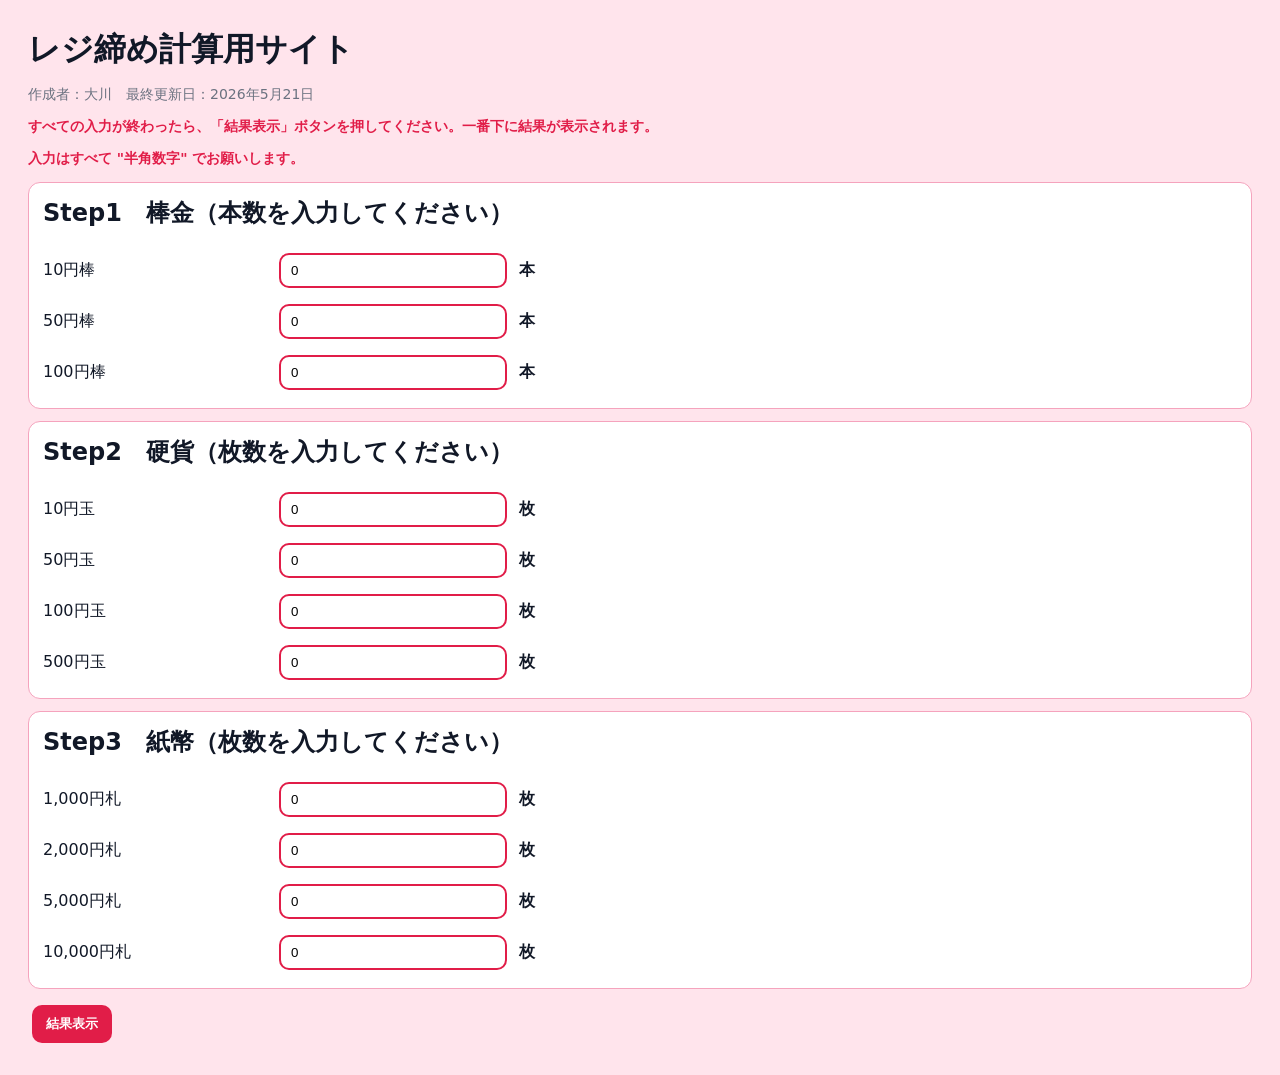
<file: bangaiti_calc-site.html>
<!doctype html>
<html lang="ja">
  <head>
    <meta charset="utf-8" />
    <meta name="viewport" content="width=device-width, initial-scale=1" />
    <title>レジ締め計算用サイト</title>
    <link rel="stylesheet" href="./bangaiti_calc-site.css" />
  </head>

  <body>
    <h1>レジ締め計算用サイト</h1>
    <p class="muted">作成者：大川　最終更新日：2026年5月21日</p>
    <p class="muted2">
      すべての入力が終わったら、「結果表示」ボタンを押してください。一番下に結果が表示されます。
    </p>
    <p class="muted2">入力はすべて "半角数字" でお願いします。</p>

    <div class="card">
      <h2>Step1　棒金（本数を入力してください）</h2>
      <div class="grid">
        <label>10円棒</label>
        <div class="input-with-unit">
          <input id="bar10" type="number" min="0" step="1" value="0" />
          <span class="unit">本</span>
        </div>

        <label>50円棒</label>
        <div class="input-with-unit">
          <input id="bar50" type="number" min="0" step="1" value="0" />
          <span class="unit">本</span>
        </div>

        <label>100円棒</label>
        <div class="input-with-unit">
          <input id="bar100" type="number" min="0" step="1" value="0" />
          <span class="unit">本</span>
        </div>
      </div>
    </div>

    <div class="card">
      <h2>Step2　硬貨（枚数を入力してください）</h2>
      <div class="grid">
        <label>10円玉</label>
        <div class="input-with-unit">
          <input id="c10" type="number" min="0" step="1" value="0" />
          <span class="unit">枚</span>
        </div>

        <label>50円玉</label>
        <div class="input-with-unit">
          <input id="c50" type="number" min="0" step="1" value="0" />
          <span class="unit">枚</span>
        </div>

        <label>100円玉</label>
        <div class="input-with-unit">
          <input id="c100" type="number" min="0" step="1" value="0" />
          <span class="unit">枚</span>
        </div>

        <label>500円玉</label>
        <div class="input-with-unit">
          <input id="c500" type="number" min="0" step="1" value="0" />
          <span class="unit">枚</span>
        </div>
      </div>
    </div>

    <div class="card">
      <h2>Step3　紙幣（枚数を入力してください）</h2>
      <div class="grid">
        <label>1,000円札</label>
        <div class="input-with-unit">
          <input id="b1000" type="number" min="0" step="1" value="0" />
          <span class="unit">枚</span>
        </div>

        <label>2,000円札</label>
        <div class="input-with-unit">
          <input id="b2000" type="number" min="0" step="1" value="0" />
          <span class="unit">枚</span>
        </div>

        <label>5,000円札</label>
        <div class="input-with-unit">
          <input id="b5000" type="number" min="0" step="1" value="0" />
          <span class="unit">枚</span>
        </div>

        <label>10,000円札</label>
        <div class="input-with-unit">
          <input id="b10000" type="number" min="0" step="1" value="0" />
          <span class="unit">枚</span>
        </div>
      </div>
    </div>

    <button id="calc">結果表示</button>

    <!-- 計算後にだけ表示 -->
    <div class="card" id="resultArea" style="display: none">
      <h2>Step4　封筒に売上金を入れる</h2>

      <h2>内訳</h2>
      <table class="result-table">
        <thead>
          <tr>
            <th>種別</th>
            <th style="text-align: right">10円</th>
            <th style="text-align: right">50円</th>
            <th style="text-align: right">100円</th>
            <th style="text-align: right">500円</th>
            <th style="text-align: right">1,000円</th>
            <th style="text-align: right">2,000円</th>
            <th style="text-align: right">5,000円</th>
            <th style="text-align: right">10,000円</th>
          </tr>
        </thead>
        <tbody id="splitTableBody"></tbody>
      </table>

      <p class="muted"></p>
      <h2 id="salesOnly">売上金合計：-</h2>
      <p class="muted2">① 封筒の「現金」欄に上の売上金を記入します。</p>
      <p class="muted2">
        ② 精算レシートの「総売上」を封筒の「レジP」欄に記入します。
      </p>
      <p class="muted2">③ PayPay、auPAY、カードの売上を各欄に記入します。</p>
      <p class="muted2">④ 出金レシートの金額を「出金」欄に記入します。</p>
      <p class="muted2">
        ⑤
        売上金とレシートをまとめて緑の封筒に入れてキッチンに持ってきてください。
      </p>

      <h2>レジ金管理表</h2>

      <table class="result-table">
        <thead>
          <tr>
            <th></th>
            <th style="text-align: right">本数</th>
            <th style="text-align: right">枚数</th>
            <th style="text-align: right">金額</th>
          </tr>
        </thead>
        <tbody id="envelopeRows"></tbody>
      </table>

      <p class="muted2">⑥ 上の表を写してレジの中に入れておいてください。</p>

      <div id="warn" class="warn"></div>

      <hr style="border: 0; border-top: 1px dashed #f5a3bd; margin: 20px 0" />

      <h2>整合性の確認</h2>
      <p class="muted">必要な場合のみで大丈夫です。</p>

      <div class="grid" style="margin-bottom: 16px">
        <label>昼「現金」</label>
        <div class="input-with-unit">
          <input
            id="check1"
            type="number"
            min="0"
            value="0"
            class="check-input"
          />
          <span class="unit">円</span>
        </div>

        <label>夜「現金」</label>
        <div class="input-with-unit">
          <input
            id="check2"
            type="number"
            min="0"
            value="0"
            class="check-input"
          />
          <span class="unit">円</span>
        </div>

        <label>夜「レジP」</label>
        <div class="input-with-unit">
          <input
            id="check3"
            type="number"
            min="0"
            value="0"
            class="check-input"
          />
          <span class="unit">円</span>
        </div>

        <label>夜「paypay」</label>
        <div class="input-with-unit">
          <input
            id="check4"
            type="number"
            min="0"
            value="0"
            class="check-input"
          />
          <span class="unit">円</span>
        </div>

        <label>夜「auPAY」</label>
        <div class="input-with-unit">
          <input
            id="check5"
            type="number"
            min="0"
            value="0"
            class="check-input"
          />
          <span class="unit">円</span>
        </div>

        <label>夜「クレジットカード」</label>
        <div class="input-with-unit">
          <input
            id="check6"
            type="number"
            min="0"
            value="0"
            class="check-input"
          />
          <span class="unit">円</span>
        </div>

        <label>夜「出金」</label>
        <div class="input-with-unit">
          <input
            id="check7"
            type="number"
            min="0"
            value="0"
            class="check-input"
          />
          <span class="unit">円</span>
        </div>
      </div>

      <h3
        id="checkTotal"
        style="
          font-size: 20px;
          border-left: 4px solid #e11d48;
          padding-left: 8px;
        "
      >
        確認用合計：0円
      </h3>
      <p class="muted">
        この値が大きい場合は入力に間違いがある場合があります。
      </p>
    </div>

    <script src="./bangaiti_calc-site.js"></script>
  </body>
</html>
</file>
<file: bangaiti_calc-site.css>
/* サイト全体 */
body {
  font-family: system-ui, sans-serif;
  padding: 20px;
  color: #111827;
  background-color: #ffe4ec;
}

/* 見出し */
h1 {
  margin: 0 0 8px;
}
h2 {
  margin: 0 0 20px;
}
h3 {
  color: #e11d48;
  font-size: 18px;
  font-weight: bold;
}

/* 補足文字 */
.muted {
  color: #6b7280;
  font-size: 14px;
}
.muted2 {
  color: #e11d48;
  font-size: 14px;
  font-weight: bold;
}

/* 入力エリア */
.card {
  border: 1px solid #f5a3bd;
  border-radius: 12px;
  padding: 14px;
  margin: 12px 0;
  background-color: #ffffff;
}

/* 入力レイアウト（PC） */
.grid {
  display: grid;
  grid-template-columns: 220px 1fr;
  gap: 8px 12px;
  align-items: center;
}

/* 入力欄＋単位（本/枚） */
.input-with-unit {
  display: flex;
  align-items: center;
  gap: 8px;
  max-width: 260px; /* PCで伸びすぎ防止 */
}

/* 入力ボックス・選択・ボタン（基本設定） */
input,
select,
button {
  padding: 8px 10px;
  margin: 4px;
  border-radius: 10px;
  box-sizing: border-box;
}

/* 入力ボックス個別のデザイン */
input {
  border: 2px solid #e11d48;
  width: 100%;
  background-color: #fff;
}

.input-with-unit input {
  flex: 1;
  min-width: 0;
}

.unit {
  white-space: nowrap;
  font-weight: bold;
}

/* ボタン個別のデザイン */
button {
  border: none;
  background: #e11d48;
  color: white;
  cursor: pointer;
  font-weight: bold;
  padding: 10px 14px; /* クリックしやすさを優先 */
}

/* 注意文 */
.warn {
  color: #b45309;
  font-size: 14px;
  margin-top: 10px;
}

/* 結果表 */
.result-table {
  border-collapse: collapse;
  width: 100%;
  margin-top: 8px;
  background-color: #ffd6e3;
  border: 2px solid #000;
}
.result-table th {
  background-color: #e11d48;
  color: #000;
  border: 1px solid #000;
  padding: 8px;
  text-align: right;
}
.result-table td {
  border: 1px solid #000;
  padding: 8px;
  text-align: right;
  color: #000;
  background-color: #ffd6e3;
}
.result-table th:first-child,
.result-table td:first-child {
  text-align: left;
}

/* スマホ対応 */
@media (max-width: 600px) {
  body {
    padding: 12px;
  }

  /* 1列にして崩れない */
  .grid {
    grid-template-columns: 1fr;
    gap: 10px;
  }

  label {
    font-weight: 600;
    margin-top: 8px;
  }

  .input-with-unit {
    max-width: 100%; /* スマホは全幅OK */
    margin-bottom: 8px;
  }
}

/* ============================
   内訳（splitTable）だけスマホで横スクロール対応
   ============================ */
table.result-table:has(#splitTableBody) {
  display: inline-block;
  max-width: 100%;
  overflow-x: auto;
  -webkit-overflow-scrolling: touch;
  white-space: nowrap;
  width: max-content;
  background-color: transparent;
  position: relative;
}

table.result-table:has(#splitTableBody) thead,
table.result-table:has(#splitTableBody) tbody,
table.result-table:has(#splitTableBody) tr {
  width: max-content;
}

table.result-table:has(#splitTableBody) th,
table.result-table:has(#splitTableBody) td {
  min-width: 88px;
}

table.result-table:has(#splitTableBody) th:first-child,
table.result-table:has(#splitTableBody) td:first-child {
  min-width: 90px;
}

table.result-table:has(#splitTableBody)::before {
  content: "👉 横にスワイプできます";
  display: block;
  text-align: right;
  font-size: 12px;
  font-weight: bold;
  color: #e11d48;
  margin-bottom: 6px;
}
</file>
